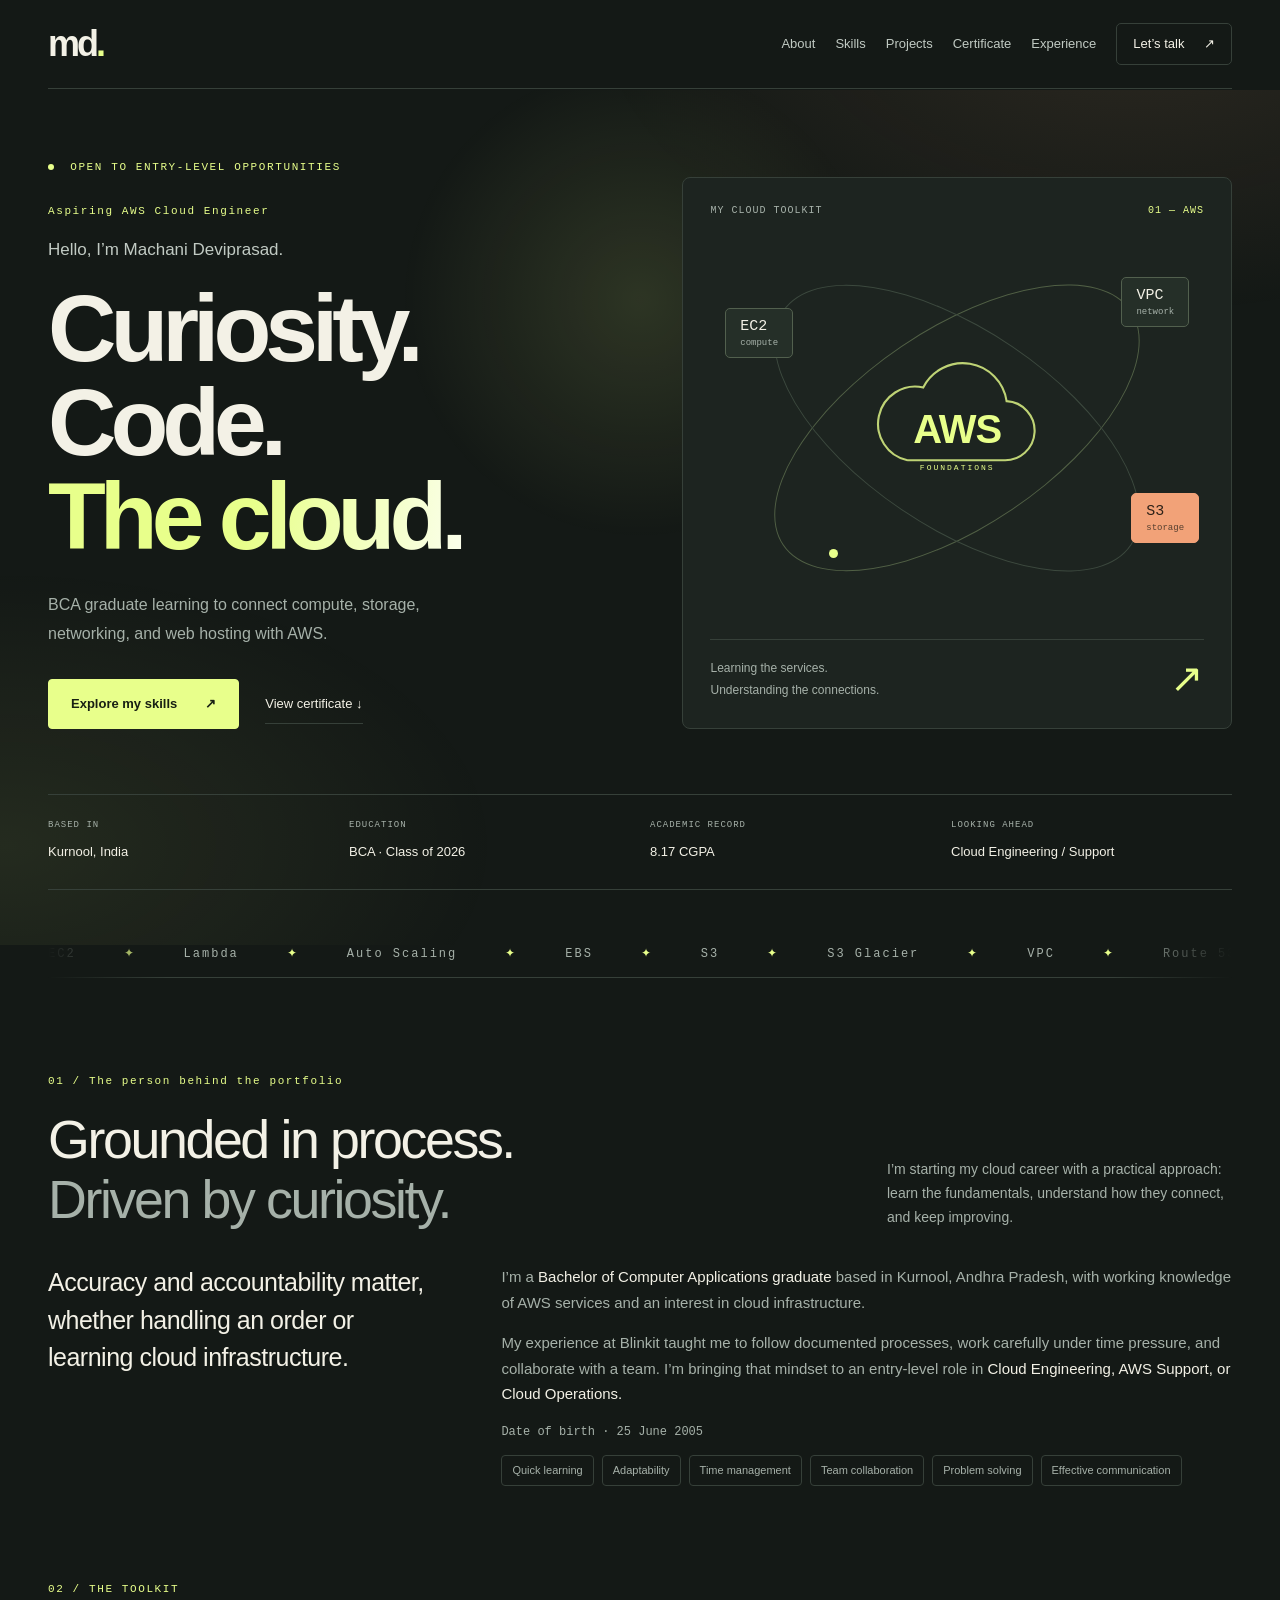
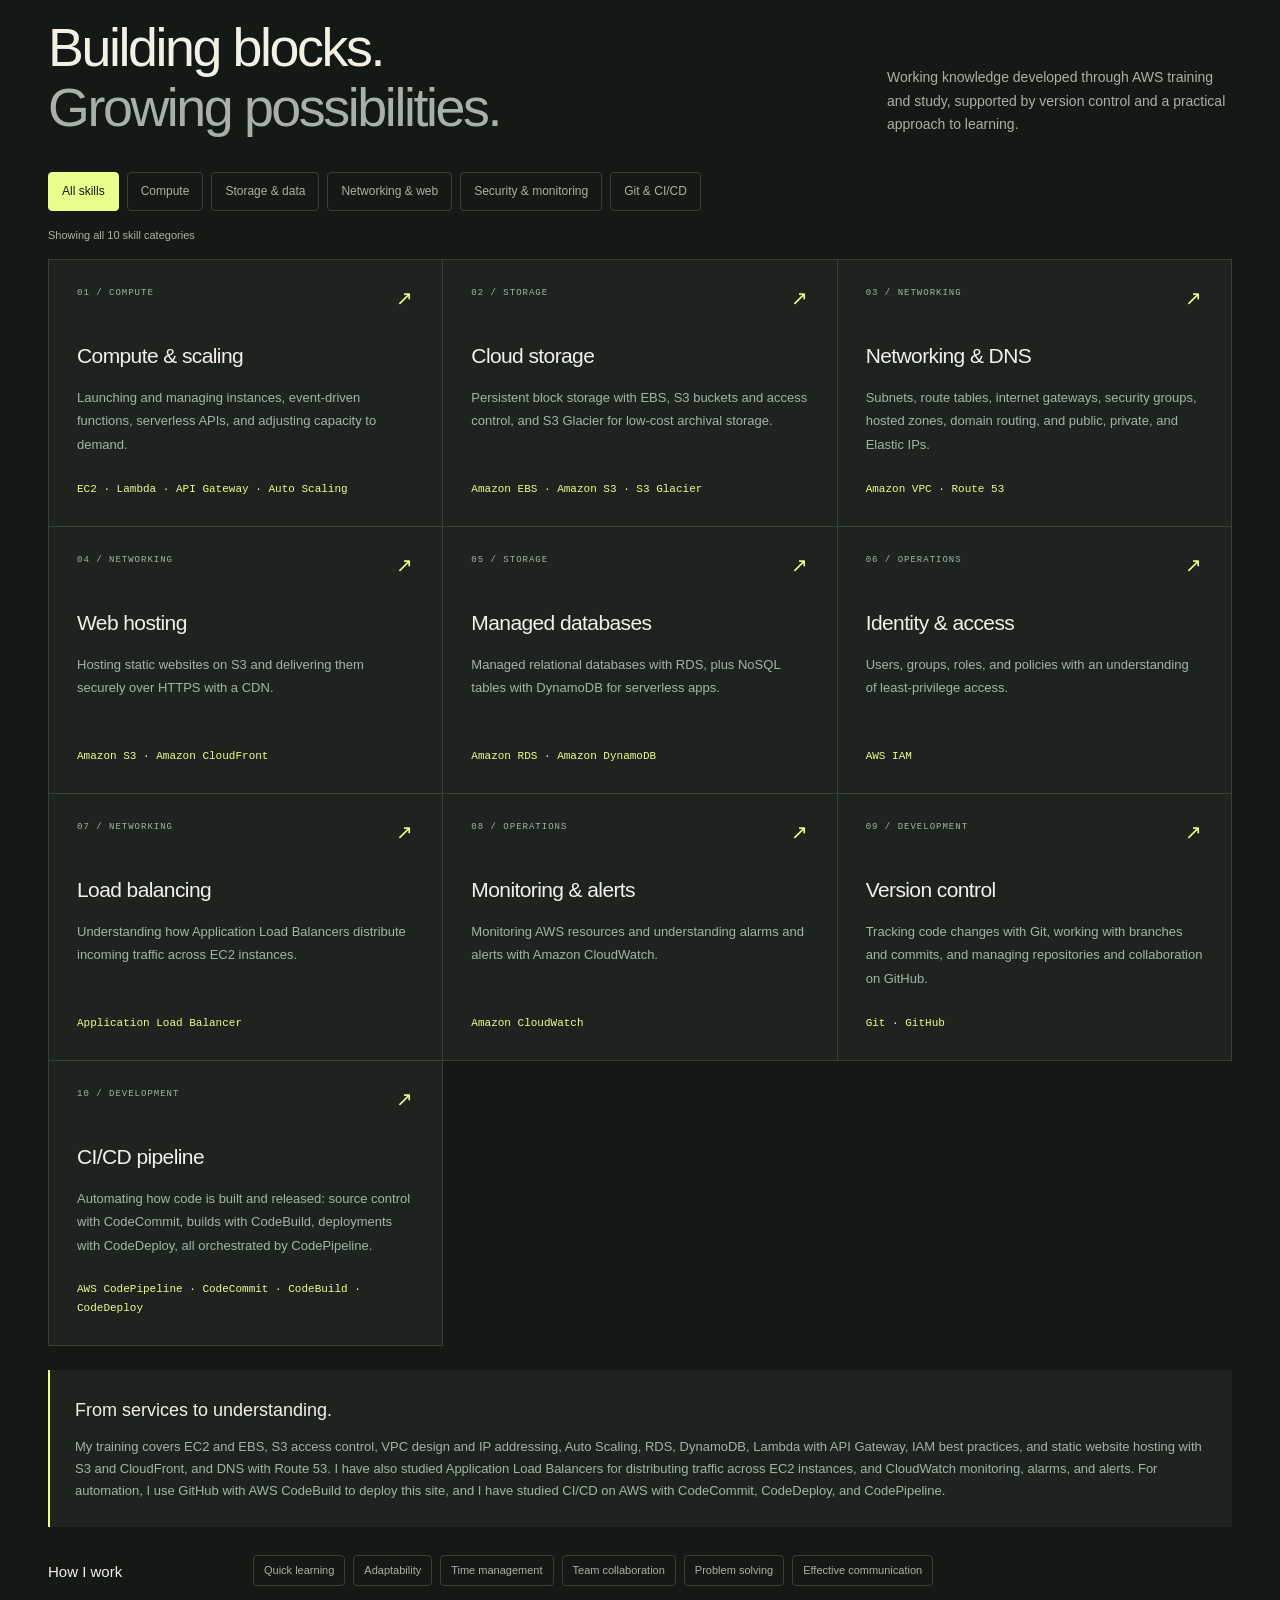
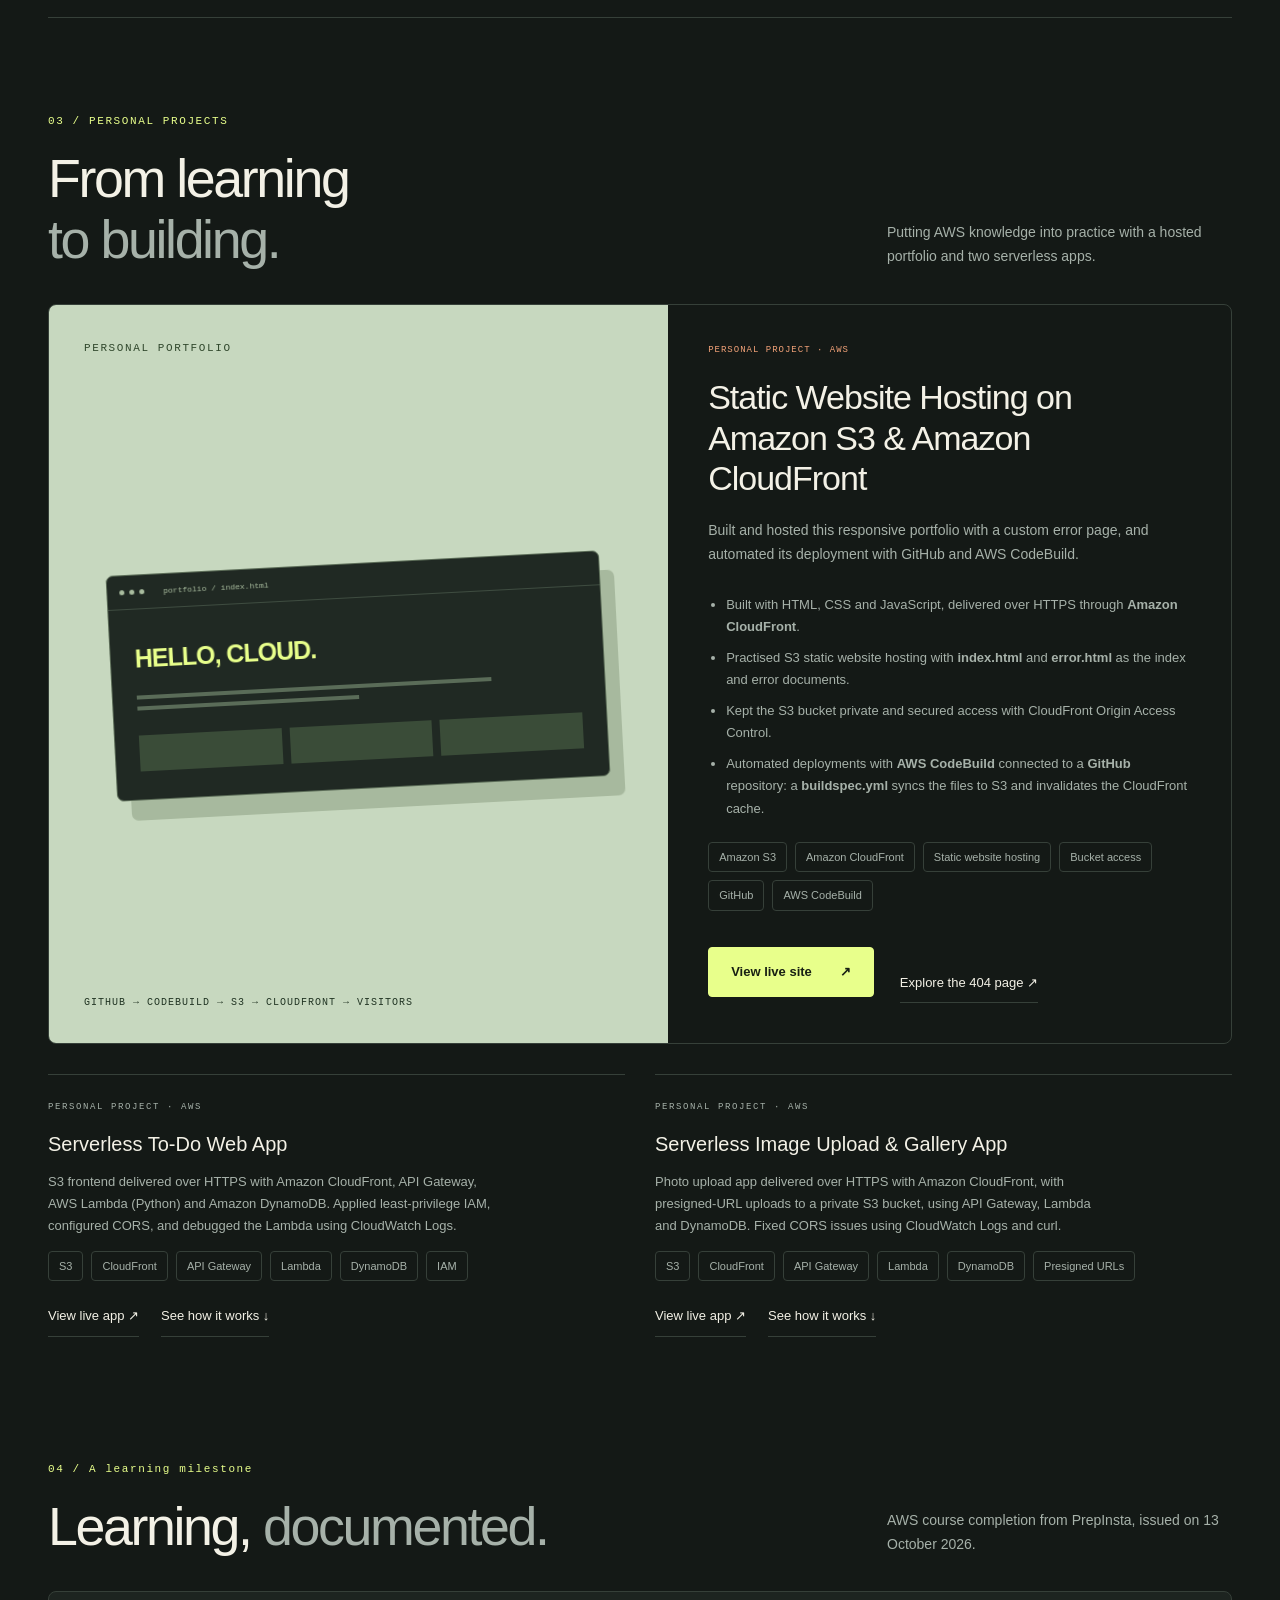
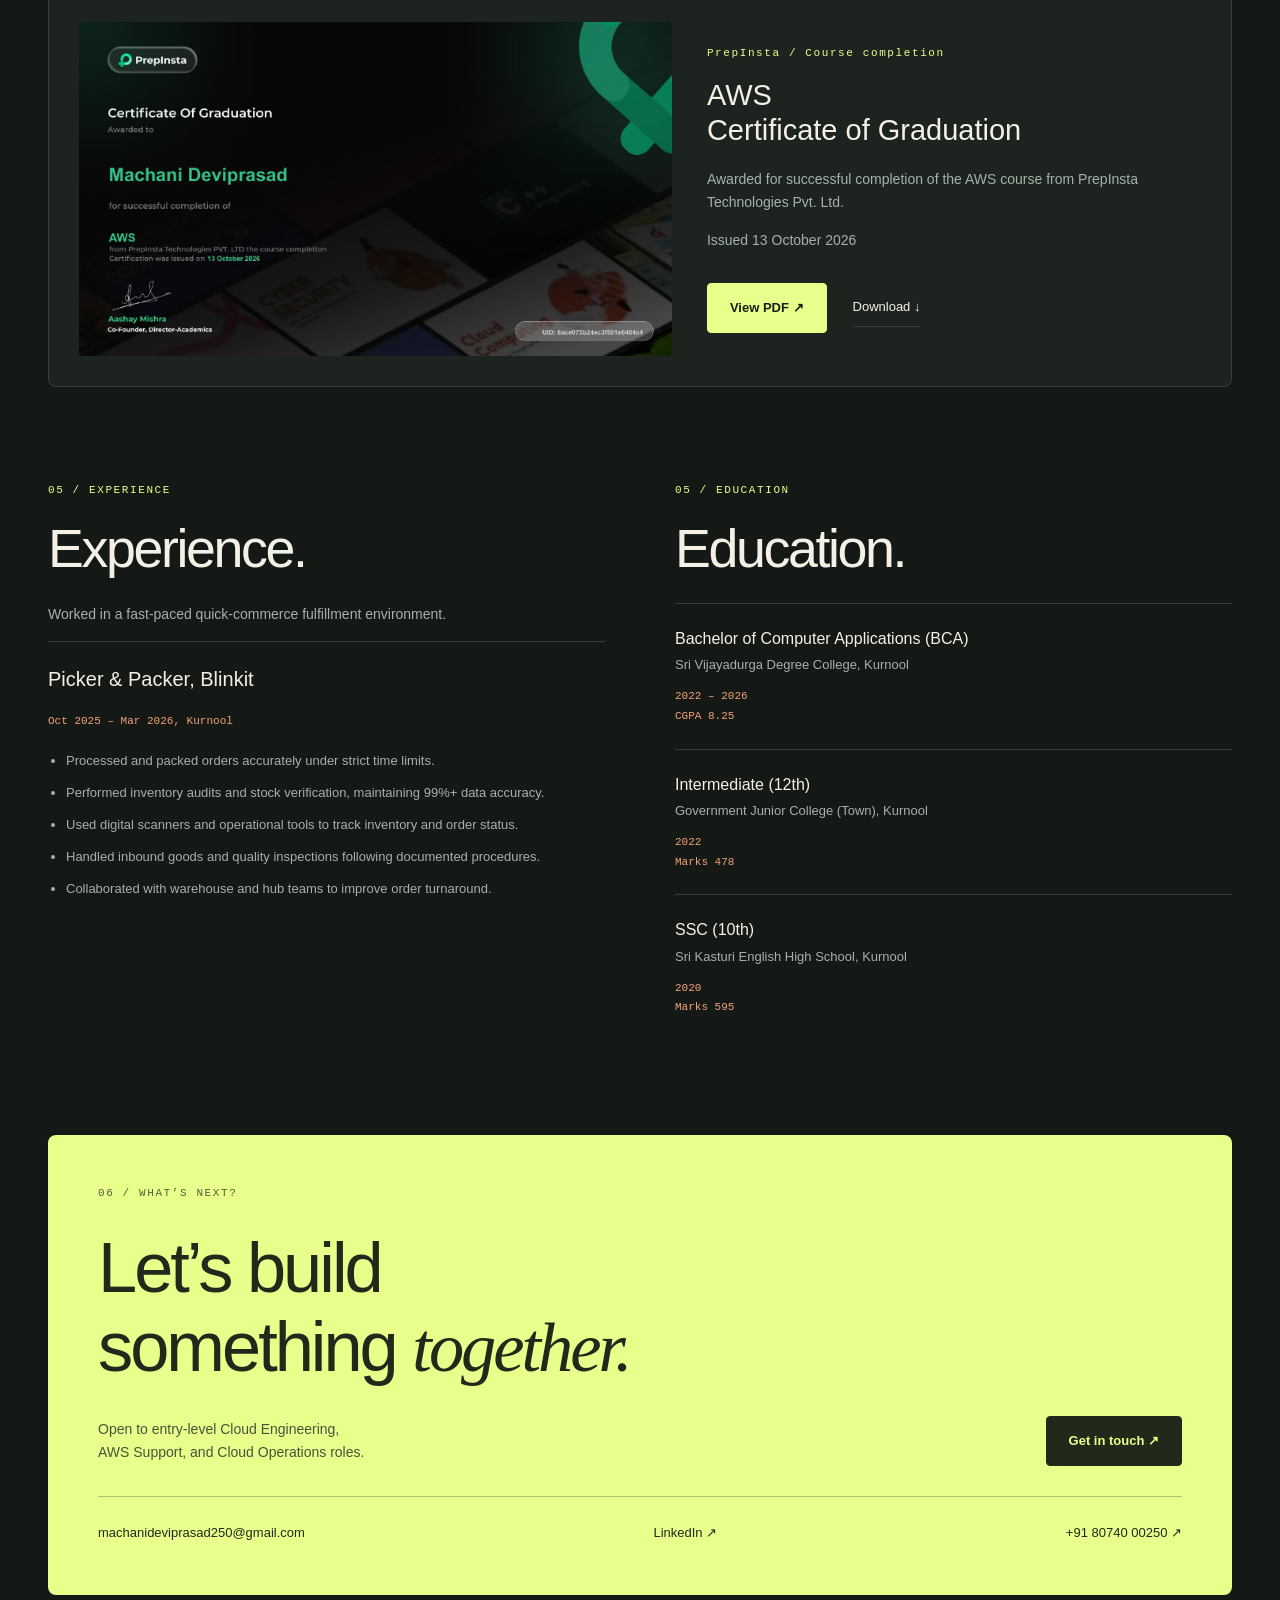
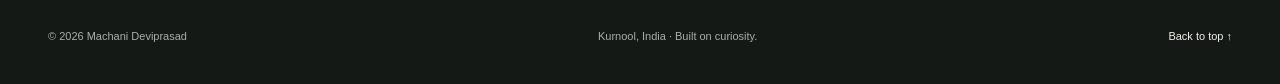
<file: index.html>
<!doctype html><html lang="en"><head><meta charset="utf-8"><meta name="viewport" content="width=device-width,initial-scale=1"><meta name="theme-color" content="#141916"><meta name="description" content="Machani Deviprasad — BCA graduate and aspiring AWS Cloud Engineer. Explore cloud skills, Git and GitHub, projects and experience."><title>Machani Deviprasad | Cloud Portfolio</title><link rel="stylesheet" href="style.css"></head><body><a class="skip" href="#main">Skip to content</a><header class="site-header"><a class="wordmark" href="index.html" aria-label="Machani Deviprasad home">md<span>.</span></a><nav aria-label="Main navigation"><a href="index.html#about">About</a><a href="index.html#skills">Skills</a><a href="index.html#projects">Projects</a><a href="index.html#certificate">Certificate</a><a href="index.html#experience">Experience</a><a class="nav-contact" href="index.html#contact">Let’s talk <span aria-hidden="true">↗</span></a></nav></header><main id="main"><section class="hero"><div class="hero-copy"><div class="eyebrow"><span class="status-dot"></span> OPEN TO ENTRY-LEVEL OPPORTUNITIES</div><p class="eyebrow hero-role">Aspiring AWS Cloud Engineer</p><p class="intro-name">Hello, I’m Machani Deviprasad.</p><h1>Curiosity.<br>Code.<br><span>The cloud.</span></h1><p class="hero-description">BCA graduate learning to connect compute, storage, networking, and web hosting with AWS.</p><div class="actions"><a class="button" href="#skills">Explore my skills <span>↗</span></a><a class="text-link" href="#certificate">View certificate ↓</a></div></div><div class="hero-art"><div class="art-caption"><span>MY CLOUD TOOLKIT</span><span>01 — AWS</span></div><div class="cloud-diagram" role="img" aria-label="Cloud foundations: compute, storage and networking connected to AWS"><div class="orbit orbit-one"></div><div class="orbit orbit-two"></div><div class="core"><svg viewBox="0 0 180 115" aria-hidden="true"><path d="M43 95h91a28 28 0 0 0 3-56 42 42 0 0 0-79-13A35 35 0 0 0 43 95Z" fill="none" stroke="currentColor" stroke-width="2"/></svg><strong>AWS</strong><small>FOUNDATIONS</small></div><span class="satellite sat-one">EC2 <i>compute</i></span><span class="satellite sat-two">S3 <i>storage</i></span><span class="satellite sat-three">VPC <i>network</i></span><span class="orbit-dot"></span></div><div class="art-footer"><span>Learning the services.<br>Understanding the connections.</span><span class="art-arrow">↗</span></div></div><div class="hero-meta"><div><span>BASED IN</span><strong>Kurnool, India</strong></div><div><span>EDUCATION</span><strong>BCA · Class of 2026</strong></div><div><span>ACADEMIC RECORD</span><strong>8.25 CGPA</strong></div><div><span>LOOKING AHEAD</span><strong>Cloud Engineering / Support</strong></div></div></section><section id="about" class="about-section"><div class="section-heading"><div><div class="eyebrow">01 / The person behind the portfolio</div><h2>Grounded in process.<br><em>Driven by curiosity.</em></h2></div><p>I’m starting my cloud career with a practical approach: learn the fundamentals, understand how they connect, and keep improving.</p></div><div class="about"><div class="about-quote">Accuracy and accountability matter, whether handling an order or learning cloud infrastructure.</div><div class="about-copy"><p>I’m a <strong>Bachelor of Computer Applications graduate</strong> based in Kurnool, Andhra Pradesh, with working knowledge of AWS services and an interest in cloud infrastructure.</p><p>My experience at Blinkit taught me to follow documented processes, work carefully under time pressure, and collaborate with a team. I’m bringing that mindset to an entry-level role in <strong>Cloud Engineering, AWS Support, or Cloud Operations.</strong></p><p class="profile-detail">Date of birth · <time datetime="2005-06-25">25 June 2005</time></p><div class="tags"><span class="tag">Quick learning</span><span class="tag">Adaptability</span><span class="tag">Time management</span><span class="tag">Team collaboration</span><span class="tag">Problem solving</span><span class="tag">Effective communication</span></div></div></div></section><section id="skills" class="skills-section"><div class="section-heading"><div><p class="eyebrow">02 / THE TOOLKIT</p><h2>Building blocks.<br><span>Growing possibilities.</span></h2></div><p>Working knowledge developed through AWS training and study, supported by version control and a practical approach to learning.</p></div><div class="filters" role="group" aria-label="Filter technical skills"><button type="button" data-filter="all" aria-pressed="true">All skills</button><button type="button" data-filter="compute" aria-pressed="false">Compute</button><button type="button" data-filter="storage" aria-pressed="false">Storage & data</button><button type="button" data-filter="networking" aria-pressed="false">Networking & web</button><button type="button" data-filter="operations" aria-pressed="false">Security & monitoring</button><button type="button" data-filter="development" aria-pressed="false">Git & CI/CD</button></div><p class="filter-status" aria-live="polite" id="filter-status">Showing all 10 skill categories</p><div class="skills-grid"><article class="skill-card" data-category="compute"><div class="card-top"><span>01 / COMPUTE</span><span aria-hidden="true">↗</span></div><h3>Compute & scaling</h3><p>Launching and managing instances, event-driven functions, serverless APIs, and adjusting capacity to demand.</p><div class="tool-list">EC2 · Lambda · API Gateway · Auto Scaling</div></article><article class="skill-card" data-category="storage"><div class="card-top"><span>02 / STORAGE</span><span aria-hidden="true">↗</span></div><h3>Cloud storage</h3><p>Persistent block storage with EBS, S3 buckets and access control, and S3 Glacier for low-cost archival storage.</p><div class="tool-list">Amazon EBS · Amazon S3 · S3 Glacier</div></article><article class="skill-card" data-category="networking"><div class="card-top"><span>03 / NETWORKING</span><span aria-hidden="true">↗</span></div><h3>Networking & DNS</h3><p>Subnets, route tables, internet gateways, security groups, hosted zones, domain routing, and public, private, and Elastic IPs.</p><div class="tool-list">Amazon VPC · Route 53</div></article><article class="skill-card" data-category="networking"><div class="card-top"><span>04 / NETWORKING</span><span aria-hidden="true">↗</span></div><h3>Web hosting</h3><p>Hosting static websites on S3 and delivering them securely over HTTPS with a CDN.</p><div class="tool-list">Amazon S3 · Amazon CloudFront</div></article><article class="skill-card" data-category="storage"><div class="card-top"><span>05 / STORAGE</span><span aria-hidden="true">↗</span></div><h3>Managed databases</h3><p>Managed relational databases with RDS, plus NoSQL tables with DynamoDB for serverless apps.</p><div class="tool-list">Amazon RDS · Amazon DynamoDB</div></article><article class="skill-card" data-category="operations"><div class="card-top"><span>06 / OPERATIONS</span><span aria-hidden="true">↗</span></div><h3>Identity & access</h3><p>Users, groups, roles, and policies with an understanding of least-privilege access.</p><div class="tool-list">AWS IAM</div></article><article class="skill-card" data-category="networking"><div class="card-top"><span>07 / NETWORKING</span><span aria-hidden="true">↗</span></div><h3>Load balancing</h3><p>Understanding how Application Load Balancers distribute incoming traffic across EC2 instances.</p><div class="tool-list">Application Load Balancer</div></article><article class="skill-card" data-category="operations"><div class="card-top"><span>08 / OPERATIONS</span><span aria-hidden="true">↗</span></div><h3>Monitoring & alerts</h3><p>Monitoring AWS resources and understanding alarms and alerts with Amazon CloudWatch.</p><div class="tool-list">Amazon CloudWatch</div></article><article class="skill-card" data-category="development"><div class="card-top"><span>09 / DEVELOPMENT</span><span aria-hidden="true">↗</span></div><h3>Version control</h3><p>Tracking code changes with Git, working with branches and commits, and managing repositories and collaboration on GitHub.</p><div class="tool-list">Git · GitHub</div></article><article class="skill-card" data-category="development"><div class="card-top"><span>10 / DEVELOPMENT</span><span aria-hidden="true">↗</span></div><h3>CI/CD pipeline</h3><p>Automating how code is built and released: source control with CodeCommit, builds with CodeBuild, deployments with CodeDeploy, all orchestrated by CodePipeline.</p><div class="tool-list">AWS CodePipeline · CodeCommit · CodeBuild · CodeDeploy</div></article></div><div class="training"><h3>From services to understanding.</h3><p>My training covers EC2 and EBS, S3 access control, VPC design and IP addressing, Auto Scaling, RDS, DynamoDB, Lambda with API Gateway, IAM best practices, and static website hosting with S3 and CloudFront, and DNS with Route 53. I have also studied Application Load Balancers for distributing traffic across EC2 instances, and CloudWatch monitoring, alarms, and alerts. For automation, I use GitHub with AWS CodeBuild to deploy this site, and I have studied CI/CD on AWS with CodeCommit, CodeDeploy, and CodePipeline.</p></div><div class="soft-skills"><h3>How I work</h3><div class="tags"><span>Quick learning</span><span>Adaptability</span><span>Time management</span><span>Team collaboration</span><span>Problem solving</span><span>Effective communication</span></div></div></section><section id="projects"><div class="section-heading"><div><p class="eyebrow">03 / PERSONAL PROJECTS</p><h2>From learning<br><span>to building.</span></h2></div><p>Putting AWS knowledge into practice with a hosted portfolio and two serverless apps.</p></div><article class="featured-project"><div class="project-art"><span class="eyebrow">PERSONAL PORTFOLIO</span><div class="browser-art" aria-hidden="true"><div class="browser-bar"><i></i><i></i><i></i><span>portfolio / index.html</span></div><div class="browser-body"><span>HELLO, CLOUD.</span><div class="mock-line"></div><div class="mock-line short"></div><div class="mock-grid"><i></i><i></i><i></i></div></div></div><span class="project-stack">GITHUB → CODEBUILD → S3 → CLOUDFRONT → VISITORS</span></div><div class="project-detail"><span class="project-status">PERSONAL PROJECT · AWS</span><h3>Static Website Hosting on Amazon S3 &amp; Amazon CloudFront</h3><p>Built and hosted this responsive portfolio with a custom error page, and automated its deployment with GitHub and AWS CodeBuild.</p><ul><li>Built with HTML, CSS and JavaScript, delivered over HTTPS through <strong>Amazon CloudFront</strong>.</li><li>Practised S3 static website hosting with <strong>index.html</strong> and <strong>error.html</strong> as the index and error documents.</li><li>Kept the S3 bucket private and secured access with CloudFront Origin Access Control.</li><li>Automated deployments with <strong>AWS CodeBuild</strong> connected to a <strong>GitHub</strong> repository: a <strong>buildspec.yml</strong> syncs the files to S3 and invalidates the CloudFront cache.</li></ul><div class="tags"><span class="tag">Amazon S3</span><span class="tag">Amazon CloudFront</span><span class="tag">Static website hosting</span><span class="tag">Bucket access</span><span class="tag">GitHub</span><span class="tag">AWS CodeBuild</span></div><div class="actions"><a class="button" href="https://d27uhqlte1g5pd.cloudfront.net/" target="_blank" rel="noopener">View live site <span>↗</span></a><a class="text-link" href="error.html">Explore the 404 page ↗</a></div></div></article><div class="roadmap"><article><p class="eyebrow">PERSONAL PROJECT · AWS</p><h3>Serverless To-Do Web App</h3><p>S3 frontend delivered over HTTPS with Amazon CloudFront, API Gateway, AWS Lambda (Python) and Amazon DynamoDB. Applied least-privilege IAM, configured CORS, and debugged the Lambda using CloudWatch Logs.</p><div class="tags" style="margin-top:14px"><span>S3</span><span>CloudFront</span><span>API Gateway</span><span>Lambda</span><span>DynamoDB</span><span>IAM</span></div><a class="text-link" href="https://d14zu7pv5esdgr.cloudfront.net/" target="_blank" rel="noopener" style="display:inline-block;margin:16px 22px 0 0">View live app ↗</a><a class="text-link arch-toggle" href="#architecture" aria-expanded="false" aria-controls="architecture" style="display:inline-block;margin-top:16px">See how it works ↓</a></article><article><p class="eyebrow">PERSONAL PROJECT · AWS</p><h3>Serverless Image Upload &amp; Gallery App</h3><p>Photo upload app delivered over HTTPS with Amazon CloudFront, with presigned-URL uploads to a private S3 bucket, using API Gateway, Lambda and DynamoDB. Fixed CORS issues using CloudWatch Logs and curl.</p><div class="tags" style="margin-top:14px"><span>S3</span><span>CloudFront</span><span>API Gateway</span><span>Lambda</span><span>DynamoDB</span><span>Presigned URLs</span></div><a class="text-link" href="https://dxq9xaxo17d4s.cloudfront.net/" target="_blank" rel="noopener" style="display:inline-block;margin:16px 22px 0 0">View live app ↗</a><a class="text-link arch-toggle" href="#architecture-image" aria-expanded="false" aria-controls="architecture-image" style="display:inline-block;margin-top:16px">See how it works ↓</a></article></div><div class="arch" id="architecture" data-cycle="9" data-map='[["e1", "n-user", "n-s3"], ["e2", "n-user", "n-api"], ["e3", "n-api", "n-lambda", "e-iam", "n-iam"], ["e4", "n-lambda", "n-ddb", "e-logs", "n-logs"]]'><div class="arch-inner"><div class="arch-head"><p class="eyebrow">HOW IT WORKS</p><h3>Serverless To-Do App on AWS</h3><p>Follow one request through the architecture. Select a step to jump to it. CloudFront serves the page over HTTPS.</p></div><div class="arch-body"><div class="arch-scroll"><svg viewBox="0 0 1000 490" role="img" aria-label="Architecture: browser loads the page from S3, calls API Gateway, which invokes Lambda, which reads and writes DynamoDB and logs to CloudWatch"><defs><marker id="ah" viewBox="0 0 10 10" refX="8" refY="5" markerWidth="7" markerHeight="7" orient="auto"><path d="M0 0L10 5L0 10z" fill="#5d6b62"/></marker><marker id="aho" viewBox="0 0 10 10" refX="8" refY="5" markerWidth="7" markerHeight="7" orient="auto"><path d="M0 0L10 5L0 10z" fill="#e8ff8b"/></marker></defs><rect class="cloud" x="225" y="10" width="765" height="470" rx="10"/><text class="cl" x="245" y="34">AWS CLOUD · ap-south-1 (MUMBAI)</text><path class="e" id="e1" d="M170 225 L260 125"/><path class="e" id="e2" d="M170 255 L260 255"/><path class="e" id="e3" d="M430 255 L540 255"/><path class="e" id="e4" d="M710 255 L800 255"/><path class="e" id="e-logs" d="M580 300 L520 380"/><path class="e" id="e-iam" d="M750 380 L680 300"/><path class="e" d="M560 100 L430 100"/><g class="n" id="n-user" style="--c:#a6b1a9"><rect x="20" y="210" width="150" height="90" rx="12"/><text class="t" x="95" y="246">User / Browser</text><text class="s" x="95" y="268">HTML + JavaScript</text></g><g class="n" id="n-s3" style="--c:#7bc96f"><rect x="260" y="55" width="170" height="90" rx="12"/><text class="t" x="345" y="91">Amazon S3</text><text class="s" x="345" y="113">Static website hosting</text><text class="s" x="345" y="131">(index.html)</text></g><g class="n" id="n-cf" style="--c:#8a968f"><rect x="560" y="55" width="170" height="90" rx="12"/><text class="t" x="645" y="91">CloudFront</text><text class="s" x="645" y="113">HTTPS + private bucket</text><text class="s" x="645" y="131">(Origin Access Control)</text></g><g class="n" id="n-api" style="--c:#e0558f"><rect x="260" y="210" width="170" height="90" rx="12"/><text class="t" x="345" y="246">API Gateway</text><text class="s" x="345" y="268">HTTP API</text><text class="s" x="345" y="286">/todos routes (CRUD)</text></g><g class="n" id="n-lambda" style="--c:#f2a278"><rect x="540" y="210" width="170" height="90" rx="12"/><text class="t" x="625" y="246">AWS Lambda</text><text class="s" x="625" y="268">Python 3.12</text><text class="s" x="625" y="286">todo-handler</text></g><g class="n" id="n-ddb" style="--c:#7f93ff"><rect x="800" y="210" width="170" height="90" rx="12"/><text class="t" x="885" y="246">DynamoDB</text><text class="s" x="885" y="268">Todos table</text><text class="s" x="885" y="286">(on-demand)</text></g><g class="n" id="n-logs" style="--c:#e0558f"><rect x="400" y="380" width="180" height="80" rx="12"/><text class="t" x="490" y="412">CloudWatch Logs</text><text class="s" x="490" y="434">Debugging &amp; monitoring</text></g><g class="n" id="n-iam" style="--c:#ef6a78"><rect x="690" y="380" width="180" height="80" rx="12"/><text class="t" x="780" y="410">IAM Role</text><text class="s" x="780" y="432">Least-privilege policy</text><text class="s" x="780" y="450">(Todos table only)</text></g><text class="lb" x="208" y="150" text-anchor="end">① Load page (HTTP)</text><text class="lb" x="215" y="278" text-anchor="middle">② fetch()</text><text class="lb" x="215" y="294" text-anchor="middle">JSON · HTTPS</text><text class="lb" x="485" y="242" text-anchor="middle">③ invoke</text><text class="lb" x="755" y="242" text-anchor="middle">④ read / write</text><text class="lb" x="525" y="345" text-anchor="end">logs</text><text class="lb" x="722" y="345" text-anchor="start">execution role</text><text class="lb" x="495" y="88" text-anchor="middle">origin</text><circle class="pkt" r="6" opacity="0"><animateMotion dur="9s" repeatCount="indefinite" path="M170 225 L260 125" keyPoints="0;0;1;1" keyTimes="0;0.020;0.210;1" calcMode="spline" keySplines="0 0 1 1;.45 0 .25 1;0 0 1 1"/><animate attributeName="opacity" dur="9s" repeatCount="indefinite" keyTimes="0;0.020;0.035;0.195;0.210;1" values="0;0;1;1;0;0"/></circle><circle class="pkt" r="6" opacity="0"><animateMotion dur="9s" repeatCount="indefinite" path="M170 255 L260 255" keyPoints="0;0;1;1" keyTimes="0;0.270;0.460;1" calcMode="spline" keySplines="0 0 1 1;.45 0 .25 1;0 0 1 1"/><animate attributeName="opacity" dur="9s" repeatCount="indefinite" keyTimes="0;0.270;0.285;0.445;0.460;1" values="0;0;1;1;0;0"/></circle><circle class="pkt" r="6" opacity="0"><animateMotion dur="9s" repeatCount="indefinite" path="M430 255 L540 255" keyPoints="0;0;1;1" keyTimes="0;0.520;0.710;1" calcMode="spline" keySplines="0 0 1 1;.45 0 .25 1;0 0 1 1"/><animate attributeName="opacity" dur="9s" repeatCount="indefinite" keyTimes="0;0.520;0.535;0.695;0.710;1" values="0;0;1;1;0;0"/></circle><circle class="pkt" r="6" opacity="0"><animateMotion dur="9s" repeatCount="indefinite" path="M750 380 L680 300" keyPoints="0;0;1;1" keyTimes="0;0.520;0.710;1" calcMode="spline" keySplines="0 0 1 1;.45 0 .25 1;0 0 1 1"/><animate attributeName="opacity" dur="9s" repeatCount="indefinite" keyTimes="0;0.520;0.535;0.695;0.710;1" values="0;0;1;1;0;0"/></circle><circle class="pkt" r="6" opacity="0"><animateMotion dur="9s" repeatCount="indefinite" path="M710 255 L800 255" keyPoints="0;0;1;1" keyTimes="0;0.770;0.960;1" calcMode="spline" keySplines="0 0 1 1;.45 0 .25 1;0 0 1 1"/><animate attributeName="opacity" dur="9s" repeatCount="indefinite" keyTimes="0;0.770;0.785;0.945;0.960;1" values="0;0;1;1;0;0"/></circle><circle class="pkt" r="6" opacity="0"><animateMotion dur="9s" repeatCount="indefinite" path="M580 300 L520 380" keyPoints="0;0;1;1" keyTimes="0;0.770;0.960;1" calcMode="spline" keySplines="0 0 1 1;.45 0 .25 1;0 0 1 1"/><animate attributeName="opacity" dur="9s" repeatCount="indefinite" keyTimes="0;0.770;0.785;0.945;0.960;1" values="0;0;1;1;0;0"/></circle></svg></div><ol class="arch-steps"><li tabindex="0" role="button"><b>Load the page</b><span>The browser requests index.html from the S3 static website.</span></li><li tabindex="0" role="button"><b>Call the API</b><span>JavaScript fetch() sends JSON over HTTPS to the API Gateway /todos routes.</span></li><li tabindex="0" role="button"><b>Invoke Lambda</b><span>API Gateway triggers the Python todo-handler, running under a least-privilege IAM role.</span></li><li tabindex="0" role="button"><b>Read / write data</b><span>Lambda reads and writes the Todos table in DynamoDB and logs to CloudWatch for debugging.</span></li></ol></div><button class="text-link arch-close" type="button">Hide diagram ↑</button></div></div><div class="arch" id="architecture-image" data-cycle="10" data-map='[["im-e1", "im-n-user", "im-n-fe"], ["im-e2", "im-n-user", "im-n-api"], ["im-e3", "im-n-api", "im-n-lambda", "im-e-iam", "im-n-iam"], ["im-e-up", "im-n-user", "im-n-imgs"], ["im-e4", "im-n-lambda", "im-n-ddb", "im-e5", "im-n-imgs"]]'><div class="arch-inner"><div class="arch-head"><p class="eyebrow">HOW IT WORKS</p><h3>Serverless Image Upload &amp; Gallery App on AWS</h3><p>Follow one image upload through the architecture. Select a step to jump to it.</p></div><div class="arch-body"><div class="arch-scroll"><svg viewBox="0 0 1000 515" role="img" aria-label="Architecture: browser loads the page from S3, requests a presigned URL through API Gateway and Lambda, uploads straight to the S3 images bucket, and Lambda reads and writes DynamoDB"><defs><marker id="ah2" viewBox="0 0 10 10" refX="8" refY="5" markerWidth="7" markerHeight="7" orient="auto"><path d="M0 0L10 5L0 10z" fill="#5d6b62"/></marker><marker id="aho2" viewBox="0 0 10 10" refX="8" refY="5" markerWidth="7" markerHeight="7" orient="auto"><path d="M0 0L10 5L0 10z" fill="#e8ff8b"/></marker></defs><rect class="cloud" x="225" y="10" width="765" height="490" rx="10"/><text class="cl" x="245" y="34">AWS CLOUD · ap-south-1 (MUMBAI)</text><path class="e" id="im-e1" d="M170 215 L260 120"/><path class="e" id="im-e2" d="M170 255 L260 255"/><path class="e" id="im-e3" d="M430 260 L520 260"/><path class="e" id="im-e4" d="M710 260 L800 260"/><path class="e" id="im-e5" d="M545 305 L430 410"/><path class="e" id="im-e-up" d="M110 300 L260 430"/><path class="e" id="im-e-iam" d="M690 390 L665 305"/><g class="n" id="im-n-user" style="--c:#a6b1a9"><rect x="20" y="200" width="150" height="100" rx="12"/><text class="t" x="95" y="240">User / Browser</text><text class="s" x="95" y="262">Web · Mobile · Tablet</text></g><g class="n" id="im-n-fe" style="--c:#7bc96f"><rect x="260" y="55" width="190" height="90" rx="12"/><text class="t" x="355" y="91">S3 Frontend</text><text class="s" x="355" y="113">myapp-frontend-1246</text><text class="s" x="355" y="131">(static website hosting)</text></g><g class="n" id="im-n-api" style="--c:#e0558f"><rect x="260" y="215" width="170" height="90" rx="12"/><text class="t" x="345" y="251">API Gateway</text><text class="s" x="345" y="273">HTTP API</text><text class="s" x="345" y="291">/upload-url · /images</text></g><g class="n" id="im-n-lambda" style="--c:#f2a278"><rect x="520" y="215" width="190" height="90" rx="12"/><text class="t" x="615" y="251">AWS Lambda</text><text class="s" x="615" y="273">getUploadUrl · listImages</text><text class="s" x="615" y="291">deleteImage</text></g><g class="n" id="im-n-ddb" style="--c:#7f93ff"><rect x="800" y="215" width="170" height="90" rx="12"/><text class="t" x="885" y="251">DynamoDB</text><text class="s" x="885" y="273">Table: images</text><text class="s" x="885" y="291">(key: imageId)</text></g><g class="n" id="im-n-imgs" style="--c:#7bc96f"><rect x="260" y="390" width="170" height="90" rx="12"/><text class="t" x="345" y="426">S3 Images</text><text class="s" x="345" y="448">myapp-images-1246</text><text class="s" x="345" y="466">(CORS enabled)</text></g><g class="n" id="im-n-iam" style="--c:#ef6a78"><rect x="600" y="390" width="190" height="80" rx="12"/><text class="t" x="695" y="420">IAM Role</text><text class="s" x="695" y="442">image-upload-lambda-role</text><text class="s" x="695" y="460">S3 + DynamoDB access</text></g><text class="lb" x="208" y="150" text-anchor="end">① Load page (HTTP)</text><text class="lb" x="215" y="278" text-anchor="middle">② fetch()</text><text class="lb" x="215" y="294" text-anchor="middle">JSON · HTTPS</text><text class="lb" x="475" y="248" text-anchor="middle">③ invoke</text><text class="lb" x="170" y="362" text-anchor="end">④ presigned upload</text><text class="lb" x="755" y="248" text-anchor="middle">⑤ read / write</text><text class="lb" x="508" y="366" text-anchor="start">list / delete</text><text class="lb" x="694" y="345" text-anchor="start">permissions</text><circle class="pkt" r="6" opacity="0"><animateMotion dur="10s" repeatCount="indefinite" path="M170 215 L260 120" keyPoints="0;0;1;1" keyTimes="0;0.015;0.170;1" calcMode="spline" keySplines="0 0 1 1;.45 0 .25 1;0 0 1 1"/><animate attributeName="opacity" dur="10s" repeatCount="indefinite" keyTimes="0;0.015;0.030;0.155;0.170;1" values="0;0;1;1;0;0"/></circle><circle class="pkt" r="6" opacity="0"><animateMotion dur="10s" repeatCount="indefinite" path="M170 255 L260 255" keyPoints="0;0;1;1" keyTimes="0;0.215;0.370;1" calcMode="spline" keySplines="0 0 1 1;.45 0 .25 1;0 0 1 1"/><animate attributeName="opacity" dur="10s" repeatCount="indefinite" keyTimes="0;0.215;0.230;0.355;0.370;1" values="0;0;1;1;0;0"/></circle><circle class="pkt" r="6" opacity="0"><animateMotion dur="10s" repeatCount="indefinite" path="M430 260 L520 260" keyPoints="0;0;1;1" keyTimes="0;0.415;0.570;1" calcMode="spline" keySplines="0 0 1 1;.45 0 .25 1;0 0 1 1"/><animate attributeName="opacity" dur="10s" repeatCount="indefinite" keyTimes="0;0.415;0.430;0.555;0.570;1" values="0;0;1;1;0;0"/></circle><circle class="pkt" r="6" opacity="0"><animateMotion dur="10s" repeatCount="indefinite" path="M690 390 L665 305" keyPoints="0;0;1;1" keyTimes="0;0.415;0.570;1" calcMode="spline" keySplines="0 0 1 1;.45 0 .25 1;0 0 1 1"/><animate attributeName="opacity" dur="10s" repeatCount="indefinite" keyTimes="0;0.415;0.430;0.555;0.570;1" values="0;0;1;1;0;0"/></circle><circle class="pkt" r="6" opacity="0"><animateMotion dur="10s" repeatCount="indefinite" path="M110 300 L260 430" keyPoints="0;0;1;1" keyTimes="0;0.615;0.770;1" calcMode="spline" keySplines="0 0 1 1;.45 0 .25 1;0 0 1 1"/><animate attributeName="opacity" dur="10s" repeatCount="indefinite" keyTimes="0;0.615;0.630;0.755;0.770;1" values="0;0;1;1;0;0"/></circle><circle class="pkt" r="6" opacity="0"><animateMotion dur="10s" repeatCount="indefinite" path="M710 260 L800 260" keyPoints="0;0;1;1" keyTimes="0;0.815;0.970;1" calcMode="spline" keySplines="0 0 1 1;.45 0 .25 1;0 0 1 1"/><animate attributeName="opacity" dur="10s" repeatCount="indefinite" keyTimes="0;0.815;0.830;0.955;0.970;1" values="0;0;1;1;0;0"/></circle><circle class="pkt" r="6" opacity="0"><animateMotion dur="10s" repeatCount="indefinite" path="M545 305 L430 410" keyPoints="0;0;1;1" keyTimes="0;0.815;0.970;1" calcMode="spline" keySplines="0 0 1 1;.45 0 .25 1;0 0 1 1"/><animate attributeName="opacity" dur="10s" repeatCount="indefinite" keyTimes="0;0.815;0.830;0.955;0.970;1" values="0;0;1;1;0;0"/></circle></svg></div><ol class="arch-steps"><li tabindex="0" role="button"><b>Load the gallery</b><span>The browser requests index.html from the S3 static website.</span></li><li tabindex="0" role="button"><b>Ask for an upload URL</b><span>JavaScript sends POST /upload-url over HTTPS to API Gateway.</span></li><li tabindex="0" role="button"><b>Sign the URL</b><span>The getUploadUrl Lambda creates a presigned URL, running under a least-privilege IAM role.</span></li><li tabindex="0" role="button"><b>Upload to S3</b><span>The browser sends the image straight to the images bucket using the presigned URL (CORS enabled).</span></li><li tabindex="0" role="button"><b>List &amp; delete</b><span>listImages and deleteImage work with the DynamoDB images table and the bucket (GET /images, DELETE /images/{imageId}).</span></li></ol></div><button class="text-link arch-close" type="button">Hide diagram ↑</button></div></div></section><section id="certificate" class="certificate-section"><div class="section-heading"><div><div class="eyebrow">04 / A learning milestone</div><h2>Learning, <em>documented.</em></h2></div><p>AWS course completion from PrepInsta, issued on 13 October 2026.</p></div><article class="certificate"><a href="certificate_AWS_Machani_Deviprasad.pdf" target="_blank" rel="noopener" aria-label="Open AWS course certificate PDF"><img src="certificate.png" width="1500" height="844" alt="PrepInsta AWS course Certificate of Graduation awarded to Machani Deviprasad on 13 October 2026" loading="lazy"></a><div><div class="eyebrow">PrepInsta / Course completion</div><h3>AWS<br>Certificate of Graduation</h3><p>Awarded for successful completion of the AWS course from PrepInsta Technologies Pvt. Ltd.</p><p>Issued <time datetime="2026-10-13">13 October 2026</time></p><div class="actions"><a class="button" href="certificate_AWS_Machani_Deviprasad.pdf" target="_blank" rel="noopener">View PDF ↗</a><a class="text-link" href="certificate_AWS_Machani_Deviprasad.pdf" download>Download ↓</a></div></div></article></section><div class="journey"><section id="experience" aria-labelledby="experience-title">
        <p class="eyebrow">05 / EXPERIENCE</p><h2 id="experience-title">Experience.</h2>
        <p class="section-intro">Worked in a fast-paced quick-commerce fulfillment environment.</p>
        <div class="job">
          <div class="job-head">
            <h3>Picker &amp; Packer, Blinkit</h3>
            <span>Oct 2025 – Mar 2026, Kurnool</span>
          </div>
          <ul><li>Processed and packed orders accurately under strict time limits.</li><li>Performed inventory audits and stock verification, maintaining 99%+ data accuracy.</li><li>Used digital scanners and operational tools to track inventory and order status.</li><li>Handled inbound goods and quality inspections following documented procedures.</li><li>Collaborated with warehouse and hub teams to improve order turnaround.</li></ul>
        </div>
      </section><section id="education" aria-labelledby="education-title">
        <p class="eyebrow">05 / EDUCATION</p><h2 id="education-title">Education.</h2>
        <dl class="edu">
          <div>
            <dt>Bachelor of Computer Applications (BCA)<br><span class="muted" style="font-weight:400">Sri Vijayadurga Degree College, Kurnool</span></dt>
            <dd>2022 – 2026<br>CGPA 8.25</dd>
          </div>
          <div>
            <dt>Intermediate (12th)<br><span class="muted" style="font-weight:400">Government Junior College (Town), Kurnool</span></dt>
            <dd>2022<br>Marks 478</dd>
          </div>
          <div>
            <dt>SSC (10th)<br><span class="muted" style="font-weight:400">Sri Kasturi English High School, Kurnool</span></dt>
            <dd>2020<br>Marks 595</dd>
          </div>
        </dl>
      </section></div><section id="contact" class="contact"><p class="eyebrow">06 / WHAT’S NEXT?</p><h2>Let’s build<br>something <em>together.</em></h2><div class="contact-bottom"><p>Open to entry-level Cloud Engineering,<br>AWS Support, and Cloud Operations roles.</p><a class="button" href="mailto:machanideviprasad250@gmail.com">Get in touch ↗</a></div><div class="contact-links"><a href="mailto:machanideviprasad250@gmail.com">machanideviprasad250@gmail.com</a><a href="https://www.linkedin.com/in/machani-deviprasad-8a4304286" target="_blank" rel="noopener noreferrer">LinkedIn ↗</a><a href="tel:+918074000250">+91 80740 00250 ↗</a></div></section></main><footer><span>© 2026 Machani Deviprasad</span><span>Kurnool, India · Built on curiosity.</span><a href="#main">Back to top ↑</a></footer><script src="script.js"></script></body></html>
</file>
<file: style.css>
:root{--bg:#141916;--panel:#1d2420;--ink:#f3f1e6;--muted:#a6b1a9;--line:#364039;--accent:#e8ff8b;--orange:#f2a278}*{box-sizing:border-box}html{scroll-behavior:smooth;scroll-padding-top:100px}body{margin:0;background:var(--bg);color:var(--ink);font:16px/1.7 'Segoe UI',Arial,sans-serif}a{color:inherit;text-decoration:none}button{font:inherit}a,button{-webkit-tap-highlight-color:transparent}:focus-visible{outline:2px solid var(--accent);outline-offset:6px}::selection{background:var(--accent);color:var(--bg)}.skip{position:fixed;top:-80px;left:15px;background:var(--accent);color:var(--bg);padding:10px;z-index:100}.skip:focus{top:15px}.site-header,main,footer{width:min(1240px,calc(100% - 96px));margin:auto}.site-header{display:flex;justify-content:space-between;align-items:center;padding:23px 0;border-bottom:1px solid var(--line)}.wordmark{font-size:36px;font-weight:800;letter-spacing:-3px;line-height:1}.wordmark span{color:var(--accent)}nav{display:flex;gap:32px;align-items:center;font-size:13px}nav a{color:#c1cac3}nav a:hover,.text-link:hover{color:var(--accent)}.nav-contact{color:var(--ink);border:1px solid var(--line);border-radius:5px;padding:9px 16px}.nav-contact span{margin-left:16px}.hero{display:grid;grid-template-columns:1.1fr 1fr;gap:30px;padding:70px 0 0}.eyebrow{font:11px/1.6 Consolas,monospace;letter-spacing:1.6px;color:var(--accent);margin:0 0 26px}.status-dot{display:inline-block;height:6px;width:6px;background:var(--accent);border-radius:100%;margin-right:8px}.intro-name{font-size:17px;margin:0 0 17px;color:#c1cac3}h1,h2,h3,p{margin-top:0}h1{font-size:clamp(66px,7.4vw,104px);line-height:.99;letter-spacing:-6px;font-weight:600;margin-bottom:28px}h1 span{color:var(--accent)}.hero-description{color:var(--muted);font-size:16px;max-width:430px;line-height:1.8}.actions{display:flex;gap:26px;align-items:center;margin-top:30px}.button{display:inline-flex;gap:28px;align-items:center;justify-content:center;background:var(--accent);color:#182013;padding:13px 22px;border:1px solid var(--accent);border-radius:4px;font-size:13px;font-weight:650;transition:transform .2s,background .2s}.button:hover{background:#f2ffbb;transform:translateY(-2px)}.text-link{font-size:13px;border-bottom:1px solid var(--line);padding:8px 0}.hero-art{margin-top:18px;background:var(--panel);border:1px solid var(--line);border-radius:8px;padding:27px;display:flex;flex-direction:column;justify-content:space-between;min-width:0;position:relative;overflow:hidden}.art-caption{display:flex;justify-content:space-between;font:10px Consolas,monospace;letter-spacing:1px;color:var(--muted)}.art-caption span:last-child{color:var(--accent)}.cloud-diagram{height:360px;position:relative;display:grid;place-items:center}.orbit{position:absolute;width:85%;height:55%;border:1px solid #516045;border-radius:50%;transform:rotate(-34deg)}.orbit-two{transform:rotate(34deg);border-color:#3c493e}.core{position:relative;width:190px;height:155px;display:flex;flex-direction:column;align-items:center;justify-content:center;color:var(--accent)}.core svg{position:absolute;width:190px;top:10px;opacity:.8}.core strong{font-size:40px;letter-spacing:-1px;z-index:1;margin-top:12px}.core small{font:8px Consolas,monospace;letter-spacing:2px}.satellite{position:absolute;background:#252f28;border:1px solid #52604e;border-radius:5px;padding:9px 14px;font:15px Consolas,monospace}.satellite i{font-style:normal;font-size:9px;display:block;color:var(--muted);margin-top:3px}.sat-one{left:3%;top:60px}.sat-two{right:1%;bottom:65px;background:var(--orange);color:#2d2118;border-color:var(--orange)}.sat-two i{color:#574030}.sat-three{right:3%;top:29px}.orbit-dot{width:9px;height:9px;background:var(--accent);border-radius:50%;position:absolute;bottom:50px;left:24%}.art-footer{border-top:1px solid var(--line);padding-top:18px;display:flex;justify-content:space-between;color:var(--muted);font-size:12px;line-height:1.8}.art-arrow{font-size:40px;color:var(--accent);line-height:1}.hero-meta{grid-column:1/-1;display:grid;grid-template-columns:repeat(4,1fr);border-top:1px solid var(--line);border-bottom:1px solid var(--line);padding:25px 0;margin-top:35px;gap:20px}.hero-meta span{display:block;font:9px Consolas,monospace;letter-spacing:1px;color:var(--muted);margin-bottom:7px}.hero-meta strong{font-size:13px;font-weight:500}section:not(.hero){padding-top:95px}.section-heading{display:flex;justify-content:space-between;align-items:end;gap:40px;margin-bottom:35px}.section-heading .eyebrow{margin-bottom:18px}h2{font-size:clamp(36px,4.2vw,57px);font-weight:500;letter-spacing:-2.4px;line-height:1.12;margin-bottom:0}h2 span{color:var(--muted)}.section-heading>p{font-size:14px;color:var(--muted);max-width:345px;margin:0}.filters{display:flex;flex-wrap:wrap;gap:8px}.filters button{background:transparent;color:var(--muted);border:1px solid var(--line);border-radius:4px;padding:8px 13px;font-size:12px;cursor:pointer}.filters button:hover{border-color:var(--accent);color:var(--ink)}.filters button[aria-pressed=true]{background:var(--accent);border-color:var(--accent);color:var(--bg)}.filter-status{font-size:11px;color:var(--muted);margin:15px 0}.skills-grid{display:grid;grid-template-columns:repeat(3,minmax(0,1fr));border-top:1px solid var(--line);border-left:1px solid var(--line)}.skill-card{padding:28px;border-right:1px solid var(--line);border-bottom:1px solid var(--line);background:var(--panel);display:flex;flex-direction:column;min-height:267px}.skill-card[hidden]{display:none}.card-top{display:flex;justify-content:space-between;color:var(--muted);font:9px Consolas,monospace;letter-spacing:1px;margin-bottom:30px}.card-top span:last-child{font:20px 'Segoe UI';color:var(--accent);line-height:1}.skill-card h3{font-size:21px;font-weight:500;letter-spacing:-.6px;margin-bottom:12px}.skill-card p{color:var(--muted);font-size:13px;line-height:1.8;flex:1;margin-bottom:23px}.tool-list{font:11px/1.7 Consolas,monospace;color:var(--accent)}.soft-skills{display:grid;grid-template-columns:180px 1fr;gap:25px;padding:28px 0;border-bottom:1px solid var(--line);align-items:start}.soft-skills h3{font-size:15px;font-weight:500;margin:4px 0}.tags{display:flex;flex-wrap:wrap;gap:8px}.tags span{font-size:11px;border:1px solid var(--line);padding:5px 10px;border-radius:4px;color:var(--muted)}.featured-project{display:grid;grid-template-columns:1.1fr 1fr;border:1px solid var(--line);border-radius:8px;overflow:hidden}.project-art{background:#c7d8bf;padding:35px;display:flex;flex-direction:column;justify-content:space-between;min-height:380px;color:#213423}.project-art .eyebrow{color:#30472c}.browser-art{background:#202923;border:1px solid #5c6d58;border-radius:7px;transform:rotate(-3deg);width:90%;margin:auto;box-shadow:14px 20px 0 #a7b99e}.browser-bar{display:flex;align-items:center;gap:5px;border-bottom:1px solid #3e4c40;padding:12px}.browser-bar i{width:5px;height:5px;border-radius:50%;background:#a9bd9f}.browser-bar span{font:8px Consolas,monospace;color:#a9bd9f;margin-left:14px}.browser-body{padding:28px 24px}.browser-body>span{font-size:25px;color:var(--accent);font-weight:700;letter-spacing:-1px}.mock-line{height:4px;background:#5a6c58;width:80%;margin:15px 0 7px}.mock-line.short{width:50%;margin:0}.mock-grid{display:flex;gap:8px;margin-top:25px}.mock-grid i{height:36px;background:#3a4c38;flex:1}.project-stack{font:10px Consolas,monospace;letter-spacing:1px;margin-top:30px}.project-detail{padding:40px;display:flex;flex-direction:column;align-items:start;justify-content:center}.project-status{font:9px Consolas,monospace;color:var(--orange);letter-spacing:1px;margin-bottom:22px}.project-detail h3{font-size:34px;line-height:1.2;letter-spacing:-1px;font-weight:500;margin-bottom:20px}.project-detail p{font-size:14px;color:var(--muted)}.project-detail .text-link{margin-top:23px}.roadmap{display:grid;grid-template-columns:1fr 1fr;gap:30px;margin-top:30px}.roadmap article{padding:25px 0;border-top:1px solid var(--line)}.roadmap .eyebrow{color:var(--muted);font-size:9px;margin-bottom:12px}.roadmap h3{font-size:20px;font-weight:500;margin-bottom:10px}.roadmap p{font-size:13px;color:var(--muted);max-width:450px}.journey{display:grid;grid-template-columns:1fr 1fr;gap:70px}.journey .eyebrow{margin-bottom:18px}.journey h2{margin-bottom:25px}.section-intro{color:var(--muted);font-size:14px}.job{padding-top:20px;border-top:1px solid var(--line)}.job-head h3{font-size:20px;font-weight:500;margin-bottom:9px}.job-head>span{font:11px Consolas,monospace;color:var(--orange)}.job ul{padding-left:18px;color:var(--muted);font-size:13px}.job li{padding:5px 0}.edu{margin:0}.edu>div{padding:22px 0;border-top:1px solid var(--line)}.edu dt{font-size:16px;line-height:1.6}.edu dt .muted{font-size:13px;color:var(--muted)}.edu dd{margin:10px 0 0;font:11px/1.8 Consolas,monospace;color:var(--orange)}section.contact{margin-top:95px;padding:50px;background:var(--accent);color:#20291a;border-radius:8px}.contact .eyebrow{color:#51613b}.contact h2{font-size:clamp(40px,5.5vw,75px);letter-spacing:-3px}.contact h2 em{font-family:Georgia,serif;font-weight:400}.contact-bottom{display:flex;justify-content:space-between;align-items:center;gap:25px;margin-top:30px}.contact-bottom p{font-size:14px;margin:0;color:#46533b}.contact .button{background:#20291a;border-color:#20291a;color:var(--accent)}.contact-links{display:flex;flex-wrap:wrap;justify-content:space-between;gap:20px;border-top:1px solid #b1c16e;padding-top:25px;margin-top:30px;font-size:13px;overflow-wrap:anywhere}.contact-links a:hover{text-decoration:underline}footer{display:flex;justify-content:space-between;gap:20px;font-size:11px;color:var(--muted);padding:32px 0 40px}footer a{color:var(--ink)}.error-page{padding:65px 0;min-height:75vh}.error-number{font-size:clamp(110px,20vw,240px);line-height:1;color:var(--accent);font-weight:700;letter-spacing:-12px}.error-number span{font-size:.45em;color:var(--orange);margin-left:20px}.error-page h1{font-size:clamp(42px,5vw,65px);letter-spacing:-3px;margin-top:30px}.error-page>p:not(.eyebrow){color:var(--muted);font-size:15px}@media(min-width:1600px){.hero-art{min-height:510px}}@media(max-width:1000px){.site-header,main,footer{width:calc(100% - 48px)}h1{font-size:75px}.hero{gap:24px}.hero-art{padding:20px}.cloud-diagram{height:330px}.skills-grid{grid-template-columns:repeat(2,minmax(0,1fr))}.journey{gap:35px}.project-detail{padding:28px}.project-art{padding:25px}.hero-meta{grid-template-columns:repeat(2,1fr)}.section-heading>p{max-width:280px}}@media(max-width:700px){.site-header,main,footer{width:calc(100% - 36px)}.site-header{padding:18px 0}nav{gap:16px;font-size:11px}.nav-contact{padding:7px 10px}.nav-contact span{display:none}.wordmark{font-size:30px}.hero{grid-template-columns:1fr;padding-top:40px;gap:25px}h1{font-size:76px;letter-spacing:-4px}.eyebrow{font-size:9px;letter-spacing:1px}.hero-description{font-size:15px}.hero-art{margin-top:5px}.cloud-diagram{height:320px}.hero-meta{margin-top:10px;gap:22px;padding:22px 0}.hero-meta strong{font-size:11px}.hero-meta span{font-size:8px}.section-heading{display:block}.section-heading>p{margin-top:22px;max-width:none}.section-heading h2{font-size:38px;letter-spacing:-1.5px}section:not(.hero){padding-top:65px}.skills-grid{grid-template-columns:1fr}.skill-card{min-height:0;padding:24px}.card-top{margin-bottom:22px}.soft-skills{grid-template-columns:1fr;gap:15px}.featured-project,.roadmap,.journey{grid-template-columns:1fr}.project-art{min-height:340px}.project-detail{padding:30px}.project-detail h3{font-size:31px}.roadmap{gap:0}.journey{gap:0}.contact-bottom{align-items:start;flex-direction:column}section.contact{padding:30px 24px;margin-top:65px}.contact h2{font-size:43px;letter-spacing:-2px}.contact-links{font-size:11px}footer{flex-wrap:wrap;font-size:10px}.actions{gap:22px}.button{font-size:12px}.text-link{font-size:12px}}@media(prefers-reduced-motion:reduce){html{scroll-behavior:auto}*{transition:none!important}}

.roadmap > article:only-child { grid-column: 1 / -1; }

/* Original portfolio content in the new visual system. */
.hero-role{margin-bottom:16px}.about{display:grid;grid-template-columns:.7fr 1.3fr;gap:60px}.about-quote{font-size:25px;line-height:1.5;letter-spacing:-.5px}.about-copy{color:var(--muted);font-size:15px}.about-copy strong{color:var(--ink);font-weight:500}.profile-detail{font:12px/1.8 Consolas,monospace}.training{padding:25px;border-left:2px solid var(--accent);background:var(--panel);margin-top:24px}.training h3{font-size:18px;font-weight:500;margin-bottom:10px}.training p{font-size:13px;color:var(--muted);margin:0}.certificate{display:grid;grid-template-columns:1.2fr 1fr;gap:35px;padding:30px;background:var(--panel);border:1px solid var(--line);border-radius:8px;align-items:center}.certificate img{display:block;width:100%;height:auto;border-radius:4px}.certificate h3{font-size:29px;font-weight:500;line-height:1.2;margin-bottom:20px}.certificate p{color:var(--muted);font-size:14px}.certificate .eyebrow{margin-bottom:15px}.certificate .actions{flex-wrap:wrap}.project-detail ul{padding-left:18px;color:var(--muted);font-size:13px}.project-detail li{margin-bottom:9px}.site-header nav{flex-wrap:wrap;justify-content:flex-end;gap:20px}.section-heading em{font-style:normal;color:var(--muted)}
@media(max-width:850px){.about,.certificate{grid-template-columns:1fr;gap:25px}.site-header{gap:20px}.site-header nav{gap:12px}.certificate{padding:22px}}@media(max-width:450px){.site-header{align-items:flex-start}.site-header nav{font-size:10px;gap:10px}.nav-contact{padding:3px 7px}.about-quote{font-size:22px}}


/* ===== MOTION LAYER ===== */
@keyframes rise{from{opacity:0;transform:translateY(30px);filter:blur(6px)}to{opacity:1;transform:none;filter:none}}
@keyframes shimmer{to{background-position:-250% 0}}
@keyframes spin{to{rotate:360deg}}
@keyframes float{0%,100%{translate:0 0}50%{translate:0 -12px}}
@keyframes pulse{0%{box-shadow:0 0 0 0 rgba(232,255,139,.65)}100%{box-shadow:0 0 0 14px rgba(232,255,139,0)}}
@keyframes draw{from{stroke-dashoffset:420}to{stroke-dashoffset:0}}
@keyframes drift{to{transform:translate3d(-3%,2%,0) scale(1.08)}}
@keyframes marquee{to{transform:translateX(-50%)}}
@keyframes pop{from{opacity:0;transform:translateY(16px) scale(.96)}to{opacity:1;transform:none}}
.progress{position:fixed;top:0;left:0;height:3px;width:100%;background:linear-gradient(90deg,var(--accent),var(--orange));transform:scaleX(0);transform-origin:0 50%;z-index:200}
.glow{position:fixed;left:0;top:0;width:520px;height:520px;margin:-260px 0 0 -260px;border-radius:50%;background:radial-gradient(circle,rgba(232,255,139,.12),transparent 65%);pointer-events:none;z-index:0}
body::before{content:"";position:fixed;inset:-5%;z-index:-1;pointer-events:none;background:radial-gradient(55% 45% at 85% 5%,rgba(242,162,120,.11),transparent 70%),radial-gradient(50% 40% at 5% 90%,rgba(232,255,139,.08),transparent 70%);animation:drift 16s ease-in-out infinite alternate}
.site-header,main,footer{position:relative;z-index:1}
.site-header{position:sticky;top:0;z-index:90;background:rgba(20,25,22,.9);box-shadow:0 0 0 100vmax rgba(20,25,22,.9);clip-path:inset(0 -100vmax)}
nav a{position:relative;transition:color .25s}
nav a.active:not(.nav-contact){color:var(--accent)}
nav a:not(.nav-contact)::after{content:"";position:absolute;left:0;right:0;bottom:-6px;height:1px;background:var(--accent);transform:scaleX(0);transition:transform .3s}
nav a.active:not(.nav-contact)::after,nav a:not(.nav-contact):hover::after{transform:scaleX(1)}
.hero-copy>*{animation:rise .9s cubic-bezier(.2,.7,.2,1) both}
.hero-copy>:nth-child(2){animation-delay:.1s}.hero-copy>:nth-child(3){animation-delay:.2s}.hero-copy>:nth-child(4){animation-delay:.3s}.hero-copy>:nth-child(5){animation-delay:.45s}.hero-copy>:nth-child(6){animation-delay:.6s}
.hero-art{animation:rise 1s .3s cubic-bezier(.2,.7,.2,1) both}.hero-meta{animation:rise 1s .7s cubic-bezier(.2,.7,.2,1) both}
h1 span{background:linear-gradient(100deg,var(--accent) 20%,#fff 45%,var(--orange) 60%,var(--accent) 80%);background-size:250% 100%;-webkit-background-clip:text;background-clip:text;color:transparent;animation:shimmer 6s linear infinite}
.status-dot{animation:pulse 2s infinite}
.orbit{animation:spin 40s linear infinite}.orbit-two{animation-duration:58s;animation-direction:reverse}
.core{animation:float 5s ease-in-out infinite}
.core path{stroke-dasharray:420;animation:draw 3s .6s ease both}
.satellite{animation:float 4s ease-in-out infinite}.sat-two{animation-delay:-1.4s;animation-duration:4.8s}.sat-three{animation-delay:-2.6s;animation-duration:5.4s}
.orbit-dot{animation:pulse 2s infinite,float 3.5s ease-in-out infinite}
.art-arrow{display:inline-block;transition:transform .4s}.hero-art:hover .art-arrow{transform:translate(6px,-6px)}
.button span,.text-link{transition:transform .25s,color .25s,border-color .25s}.button:hover span{transform:translate(3px,-3px)}.text-link:hover{border-color:var(--accent)}
.marquee{overflow:hidden;margin-top:40px;padding:16px 0;border-bottom:1px solid var(--line);-webkit-mask-image:linear-gradient(90deg,transparent,#000 10%,#000 90%,transparent);mask-image:linear-gradient(90deg,transparent,#000 10%,#000 90%,transparent)}
.marquee div{display:flex;width:max-content;animation:marquee 30s linear infinite;font:12px Consolas,monospace;letter-spacing:2px;color:var(--muted)}
.marquee:hover div{animation-play-state:paused}
.marquee span{margin-right:48px;white-space:nowrap}.marquee span::after{content:"✦";margin-left:48px;color:var(--accent)}
.skill-card{position:relative;overflow:hidden;transition:transform .35s,background .35s}
.skill-card::before{content:"";position:absolute;inset:0;background:radial-gradient(260px circle at var(--mx,50%) var(--my,50%),rgba(232,255,139,.13),transparent 70%);opacity:0;transition:opacity .3s;pointer-events:none}
.skill-card:hover{background:#222b26;transform:translateY(-4px)}.skill-card:hover::before{opacity:1}
.skill-card>*{position:relative}.card-top span:last-child{transition:transform .35s}.skill-card:hover .card-top span:last-child{transform:translate(5px,-5px)}
.skill-card.pop{animation:pop .5s cubic-bezier(.2,.7,.2,1) both}
.filters button{transition:background .25s,color .25s,border-color .25s,transform .2s}.filters button:active{transform:scale(.94)}
.tags span{transition:border-color .25s,color .25s,transform .25s}.tags span:hover{border-color:var(--accent);color:var(--accent);transform:translateY(-2px)}
.browser-art{animation:float 6s ease-in-out infinite}.featured-project:hover .mock-grid i{animation:pulse 1.6s infinite}
.certificate img{transition:transform .5s}.certificate:hover img{transform:scale(1.03) rotate(-.6deg)}
.error-number{animation:float 6s ease-in-out infinite}
.rv{opacity:0;transform:translateY(34px);transition:opacity .8s cubic-bezier(.2,.7,.2,1) var(--d,0s),transform .8s cubic-bezier(.2,.7,.2,1) var(--d,0s)}
.rv.in{opacity:1;transform:none}
@media(prefers-reduced-motion:reduce){*{animation:none!important}.rv{opacity:1;transform:none}.core path{stroke-dasharray:none}}

/* ===== ARCHITECTURE ANIMATION ===== */
.arch{margin-top:30px;border:1px solid var(--line);border-radius:8px;background:var(--panel);padding:32px}
.arch-head{margin-bottom:22px}.arch-head h3{font-size:28px;font-weight:500;letter-spacing:-1px;margin-bottom:8px}.arch-head p:last-child{color:var(--muted);font-size:14px;margin:0;max-width:560px}.arch-head .eyebrow{margin-bottom:12px}
.arch-body{display:grid;grid-template-columns:1.75fr 1fr;gap:30px;align-items:center;margin-bottom:22px}
.arch-scroll{overflow-x:auto;min-width:0}.arch svg{display:block;width:100%;min-width:760px;height:auto}
.arch .cloud{fill:none;stroke:#4a574f;stroke-width:1.5;stroke-dasharray:8 8}.arch .cl{font:700 12px Consolas,monospace;letter-spacing:1px;fill:#6f7c74}
.arch .n rect{fill:#222b26;stroke:var(--c);stroke-width:2.5;transition:fill .4s,filter .4s,stroke-width .4s;opacity:.6}
.arch .n .t{font:700 17px 'Segoe UI',Arial,sans-serif;fill:var(--c);text-anchor:middle}.arch .n .s{font:12.5px 'Segoe UI',Arial,sans-serif;fill:var(--muted);text-anchor:middle}
.arch .n.plan rect{stroke-dasharray:7 6;opacity:.45}
.arch .n.on rect{opacity:1;stroke-width:3.5;fill:#2a362e;filter:drop-shadow(0 0 12px rgba(232,255,139,.35))}
.arch .e{fill:none;stroke:#5d6b62;stroke-width:2.2;marker-end:url(#ah);transition:stroke .4s}.arch .e.plan{stroke-dasharray:6 6;opacity:.5}
.arch .e.on{stroke:var(--accent);marker-end:url(#aho)}
.arch .lb{font:12.5px 'Segoe UI',Arial,sans-serif;fill:var(--ink);paint-order:stroke;stroke:var(--panel);stroke-width:6px;stroke-linejoin:round}
.arch .pkt{fill:var(--accent);filter:drop-shadow(0 0 7px var(--accent))}
.arch-steps{list-style:none;margin:0;padding:0;counter-reset:s}
.arch-steps li{counter-increment:s;position:relative;padding:14px 16px 14px 56px;border-left:2px solid var(--line);margin-bottom:6px;cursor:pointer;opacity:.5;transition:opacity .35s,border-color .35s,background .35s}
.arch-steps li::before{content:counter(s);position:absolute;left:14px;top:14px;width:28px;height:28px;border-radius:50%;border:1px solid var(--line);display:grid;place-items:center;font:12px Consolas,monospace;color:var(--muted);transition:background .35s,color .35s,border-color .35s}
.arch-steps li b{display:block;font-weight:500;font-size:15px;margin-bottom:3px}.arch-steps li span{font-size:13px;color:var(--muted);line-height:1.6}
.arch-steps li.on{opacity:1;border-color:var(--accent);background:rgba(232,255,139,.06)}.arch-steps li.on::before{background:var(--accent);border-color:var(--accent);color:var(--bg)}
.arch-steps li:hover{opacity:.9}
@media(max-width:1000px){.arch-body{grid-template-columns:1fr}.arch{padding:22px}}
.arch-body{grid-template-columns:1fr}
.arch-steps{display:grid;grid-template-columns:repeat(4,minmax(0,1fr));gap:14px}
.arch-steps li{margin:0;padding:14px 14px 14px 52px}
@media(max-width:1000px){.arch-steps{grid-template-columns:repeat(2,minmax(0,1fr))}}
@media(max-width:600px){.arch-steps{grid-template-columns:1fr}}

/* collapsible architecture panel */
.arch{display:grid;grid-template-rows:0fr;margin-top:0;padding:0 32px;border-color:transparent;background:transparent;opacity:0;transition:grid-template-rows .75s cubic-bezier(.2,.7,.2,1),margin .75s cubic-bezier(.2,.7,.2,1),padding .75s cubic-bezier(.2,.7,.2,1),opacity .5s,background .5s,border-color .5s}
.arch-inner{overflow:hidden;min-height:0;visibility:hidden;transition:visibility 0s .75s}
.arch.open{grid-template-rows:1fr;margin-top:30px;padding:32px;opacity:1;border-color:var(--line);background:var(--panel)}
.arch.open .arch-inner{visibility:visible;transition-delay:0s}
button.text-link{background:none;border:0;border-bottom:1px solid var(--line);color:inherit;cursor:pointer;font:inherit;font-size:13px}
@media(max-width:1000px){.arch{padding:0 22px}.arch.open{padding:22px}}
.site-header{background:var(--bg);box-shadow:0 0 0 100vmax var(--bg)}
#architecture-image .arch-steps{grid-template-columns:repeat(5,minmax(0,1fr))}
#architecture-image .e{marker-end:url(#ah2)}#architecture-image .e.on{marker-end:url(#aho2)}
@media(max-width:1000px){#architecture-image .arch-steps{grid-template-columns:repeat(2,minmax(0,1fr))}}
@media(max-width:600px){#architecture-image .arch-steps{grid-template-columns:1fr}}
</file>
